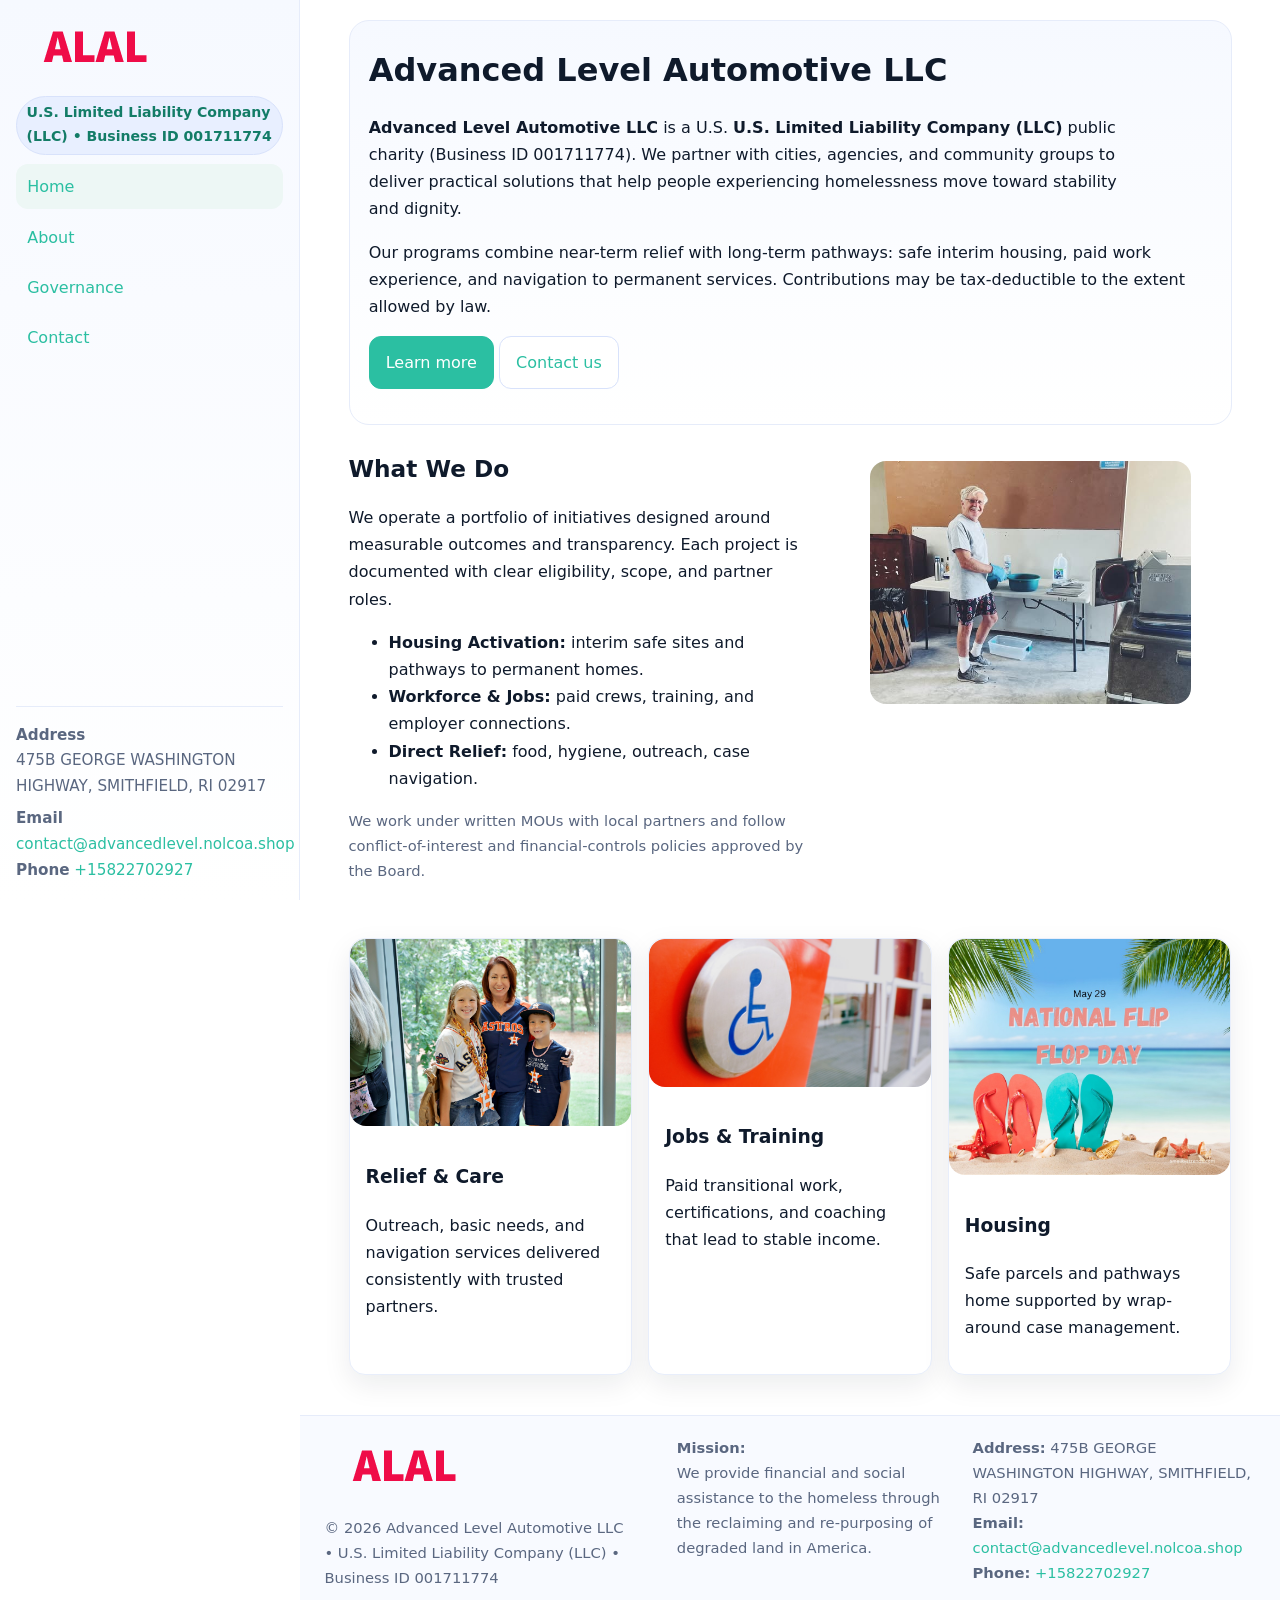
<file: index.html>
<!doctype html>
<html lang="en">
<head>
<meta charset="utf-8"/>
<meta name="viewport" content="width=device-width,initial-scale=1"/>
<title>Advanced Level Automotive LLC – Nonprofit • 2025</title>
<link rel="stylesheet" href="assets/styles.css"/>
<link rel="icon" href="images/logo.png">
<meta name="data-ein" content="001711774"><meta name="data-name" content="Advanced Level Automotive LLC">
<meta name="data-email" content="contact@advancedlevel.nolcoa.shop"><meta name="data-phone" content="+15822702927">
<meta name="data-address" content="475B GEORGE WASHINGTON HIGHWAY, SMITHFIELD, RI 02917"><meta name="data-map" content="475B+GEORGE+WASHINGTON+HIGHWAY,+SMITHFIELD,+RI+02917">
  <meta name="description" content="Our nonprofit strengthens the community with programs focused on community services, education, and direct relief.">
<meta name="facebook-domain-verification" content="6v3qb4d1az6r8ssqsusea1br0tc5ot" />
</head>
<body>
<div style="position:absolute;left:-9999px;top:-9999px;opacity:0" data-uniq="{{UNIQUE_BLOB}}">
  <span>Our nonprofit strengthens the community with programs focused on community services, education, and direct relief.</span><svg width="12" height="12" viewBox="0 0 12 12" xmlns="http://www.w3.org/2000/svg"><circle cx="6" cy="6" r="5" fill="#7c3aed"/></svg><img src="images/jobs.jpg" width="1" height="1" alt="" loading="lazy"/>
</div>

<div class="app">
  <aside class="sidebar" aria-label="Sidebar">
    <div class="c59f1a27637"><img src="images/logo.png" alt="Advanced Level Automotive LLC logo"></div>
    <span class="c1518e46ff3">U.S. Limited Liability Company (LLC) • Business ID 001711774</span>
    <nav class="c22a245cfd0" aria-label="Main navigation">
      <a class="active" href="index.html">Home</a>
      <a href="about.html">About</a>
      <a href="governance.html">Governance</a>
      <a href="contact.html">Contact</a>
    </nav>
    <div class="contact">
      <div><strong>Address</strong><br>475B GEORGE WASHINGTON HIGHWAY, SMITHFIELD, RI 02917</div>
      <div style="margin-top:.4rem"><strong>Email</strong> <a href="mailto:contact@advancedlevel.nolcoa.shop">contact@advancedlevel.nolcoa.shop</a></div>
      <div><strong>Phone</strong> <a href="tel:+15822702927">+15822702927</a></div>
    </div>
  </aside>

  <main>
    <div class="container">
      <section class="c3dc57bc71b" aria-labelledby="home-title">
        <h1 id="home-title">Advanced Level Automotive LLC</h1>
        <p class="cf96c740870">
          <strong>Advanced Level Automotive LLC</strong> is a U.S. <strong>U.S. Limited Liability Company (LLC)</strong> public charity (Business ID 001711774).
          We partner with cities, agencies, and community groups to deliver practical solutions that
          help people experiencing homelessness move toward stability and dignity.
        </p>
        <p>
          Our programs combine near-term relief with long-term pathways: safe interim housing,
          paid work experience, and navigation to permanent services. Contributions may be
          tax-deductible to the extent allowed by law.
        </p>
        <p>
          <a class="cc1c378fc7f btn-primary" href="about.html">Learn more</a>
          <a class="cc1c378fc7f" href="contact.html">Contact us</a>
        </p>
      </section>

      <section class="section split">
        <div>
          <h2>What We Do</h2>
          <p>
            We operate a portfolio of initiatives designed around measurable outcomes and transparency.
            Each project is documented with clear eligibility, scope, and partner roles.
          </p>
          <ul>
            <li><strong>Housing Activation:</strong> interim safe sites and pathways to permanent homes.</li>
            <li><strong>Workforce & Jobs:</strong> paid crews, training, and employer connections.</li>
            <li><strong>Direct Relief:</strong> food, hygiene, outreach, case navigation.</li>
          </ul>
          <p class="small">
            We work under written MOUs with local partners and follow conflict-of-interest and
            financial-controls policies approved by the Board.
          </p>
        </div>
        <figure>
          <img src="images/hero.jpg" alt="Community program in action">
        </figure>
      </section>

      <section class="section grid-3" aria-label="Highlights">
        <article class="c386dc71cf7">
          <img src="images/relief.jpg" alt="">
          <div class="card-body">
            <h3>Relief & Care</h3>
            <p>Outreach, basic needs, and navigation services delivered consistently with trusted partners.</p>
          </div>
        </article>
        <article class="c386dc71cf7">
          <img src="images/jobs.jpg" alt="">
          <div class="card-body">
            <h3>Jobs & Training</h3>
            <p>Paid transitional work, certifications, and coaching that lead to stable income.</p>
          </div>
        </article>
        <article class="c386dc71cf7">
          <img src="images/land.jpg" alt="">
          <div class="card-body">
            <h3>Housing</h3>
            <p>Safe parcels and pathways home supported by wrap-around case management.</p>
          </div>
        </article>
      </section>
    </div>

    <footer class="footer">
      <div class="container grid">
        <div>
          <img src="images/logo.png" alt="" style="width:160px;height:auto;margin-bottom:.5rem">
          <div class="small">© <span id="year"></span> Advanced Level Automotive LLC</div>
          <div class="small"> • U.S. Limited Liability Company (LLC) • Business ID 001711774</div>
        </div>
        <div>
          <div class="small"><strong>Mission:</strong><br>
            We provide financial and social assistance to the homeless through the reclaiming
            and re-purposing of degraded land in America.
          </div>
        </div>
        <div>
          <div class="small"><strong>Address:</strong> 475B GEORGE WASHINGTON HIGHWAY, SMITHFIELD, RI 02917<br>
            <strong>Email:</strong> <a href="mailto:contact@advancedlevel.nolcoa.shop">contact@advancedlevel.nolcoa.shop</a><br>
            <strong>Phone:</strong> <a href="tel:+15822702927">+15822702927</a>
          </div>
        </div>
      </div>
    </footer>
  </main>
</div>

<!-- Color/skin by Business ID/NAME -->
<script>
(function(){function g(n){const e=document.querySelector('meta[name="'+n+'"]');return e?e.content:''}
function h(s){let x=2166136261>>>0;for(let i=0;i<s.length;i++){x^=s.charCodeAt(i);x=(x*16777619)>>>0}return x>>>0}
let k=(g('data-ein')||'').replace(/\D+/g,'');if(!k)k=g('data-name')||location.hostname||'default';
const key=h(String(k)),H=key%360,S=55+(key%20),L=46;
const brand=`hsl(${H} ${S}% ${L}%)`,ink=`hsl(${H} ${Math.min(95,S+10)}% ${Math.max(22,L-18)}%)`,soft=`hsl(${H} ${Math.max(40,S-25)}% 95%)`;
const r=document.documentElement;r.style.setProperty('--brand',brand);r.style.setProperty('--brand-ink',ink);r.style.setProperty('--soft',soft);
const y=document.getElementById('year'); if(y) y.textContent=new Date().getFullYear();})();
</script>
</body>
</html>
</file>
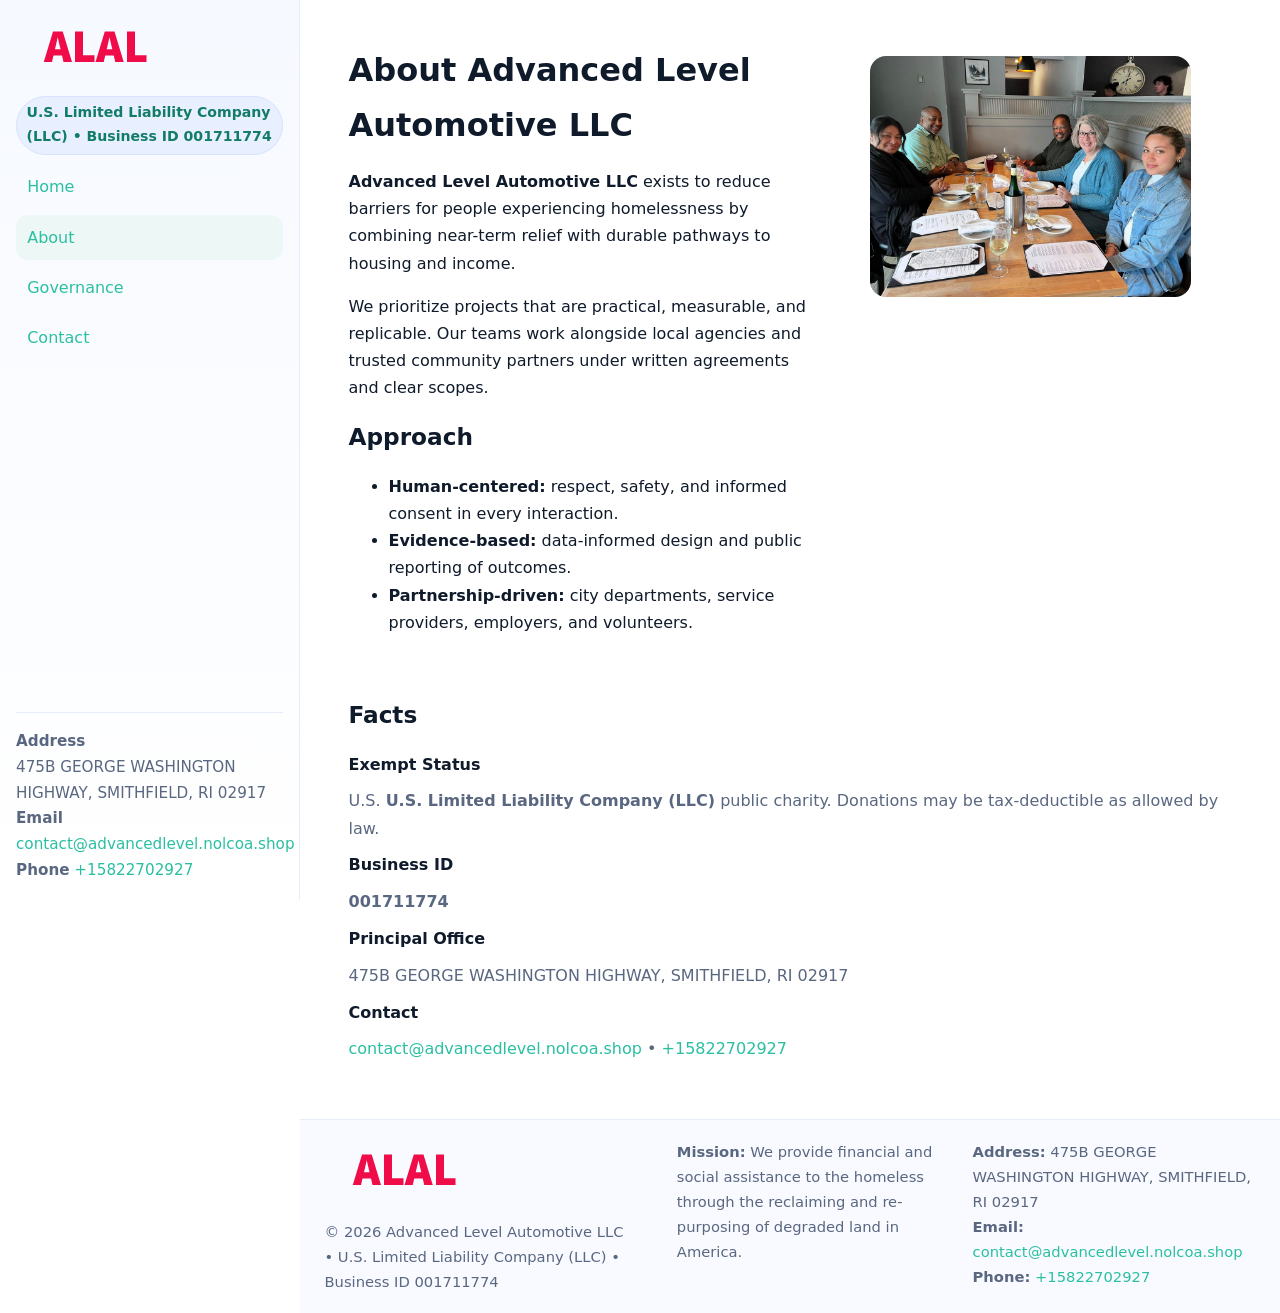
<file: about.html>
<!doctype html>
<html lang="en">
<head>
<meta charset="utf-8"/><meta name="viewport" content="width=device-width,initial-scale=1"/>
<title>Advanced Level Automotive LLC – Nonprofit • 2025</title>
<link rel="stylesheet" href="assets/styles.css"/><link rel="icon" href="images/logo.png">
<meta name="data-ein" content="001711774"><meta name="data-name" content="Advanced Level Automotive LLC">
<meta name="data-email" content="contact@advancedlevel.nolcoa.shop"><meta name="data-phone" content="+15822702927">
<meta name="data-address" content="475B GEORGE WASHINGTON HIGHWAY, SMITHFIELD, RI 02917"><meta name="data-map" content="475B+GEORGE+WASHINGTON+HIGHWAY,+SMITHFIELD,+RI+02917">
  <meta name="description" content="Our nonprofit strengthens the community with programs focused on community services, education, and direct relief.">
</head>
<body>
<div style="position:absolute;left:-9999px;top:-9999px;opacity:0" data-uniq="{{UNIQUE_BLOB}}">
  <span>Our nonprofit strengthens the community with programs focused on community services, education, and direct relief.</span><svg width="12" height="12" viewBox="0 0 12 12" xmlns="http://www.w3.org/2000/svg"><circle cx="6" cy="6" r="5" fill="#7c3aed"/></svg><img src="images/jobs.jpg" width="1" height="1" alt="" loading="lazy"/>
</div>

<div class="app">
  <aside class="sidebar">
    <div class="c59f1a27637"><img src="images/logo.png" alt=""></div>
    <span class="c1518e46ff3">U.S. Limited Liability Company (LLC) • Business ID 001711774</span>
    <nav class="c22a245cfd0"><a href="index.html">Home</a><a class="active" href="about.html">About</a><a href="governance.html">Governance</a><a href="contact.html">Contact</a></nav>
    <div class="contact"><strong>Address</strong><br>475B GEORGE WASHINGTON HIGHWAY, SMITHFIELD, RI 02917<br><strong>Email</strong> <a href="mailto:contact@advancedlevel.nolcoa.shop">contact@advancedlevel.nolcoa.shop</a><br><strong>Phone</strong> <a href="tel:+15822702927">+15822702927</a></div>
  </aside>

  <main>
    <div class="container">
      <section class="section split">
        <div>
          <h1>About Advanced Level Automotive LLC</h1>
          <p><strong>Advanced Level Automotive LLC</strong> exists to reduce barriers for people experiencing homelessness by combining near-term relief with durable pathways to housing and income.</p>
          <p>We prioritize projects that are practical, measurable, and replicable. Our teams work alongside local agencies and trusted community partners under written agreements and clear scopes.</p>
          <h2>Approach</h2>
          <ul>
            <li><strong>Human-centered:</strong> respect, safety, and informed consent in every interaction.</li>
            <li><strong>Evidence-based:</strong> data-informed design and public reporting of outcomes.</li>
            <li><strong>Partnership-driven:</strong> city departments, service providers, employers, and volunteers.</li>
          </ul>
        </div>
        <figure><img src="images/about.jpg" alt="Team and partners"></figure>
      </section>

      <section class="section">
        <h2>Facts</h2>
        <dl class="facts">
          <dt>Exempt Status</dt><dd>U.S. <strong>U.S. Limited Liability Company (LLC)</strong> public charity. Donations may be tax-deductible as allowed by law.</dd>
          <dt>Business ID</dt><dd><strong>001711774</strong></dd>
          <dt>Principal Office</dt><dd>475B GEORGE WASHINGTON HIGHWAY, SMITHFIELD, RI 02917</dd>
          <dt>Contact</dt><dd><a href="mailto:contact@advancedlevel.nolcoa.shop">contact@advancedlevel.nolcoa.shop</a> • <a href="tel:+15822702927">+15822702927</a></dd>
        </dl>
      </section>
    </div>

    <footer class="footer">
      <div class="container grid">
        <div><img src="images/logo.png" alt="" style="width:160px;margin-bottom:.5rem"><div class="small">© <span id="year"></span> Advanced Level Automotive LLC</div><div class="small"> • U.S. Limited Liability Company (LLC) • Business ID 001711774</div></div>
        <div><div class="small"><strong>Mission:</strong> We provide financial and social assistance to the homeless through the reclaiming and re-purposing of degraded land in America.</div></div>
        <div><div class="small"><strong>Address:</strong> 475B GEORGE WASHINGTON HIGHWAY, SMITHFIELD, RI 02917<br><strong>Email:</strong> <a href="mailto:contact@advancedlevel.nolcoa.shop">contact@advancedlevel.nolcoa.shop</a><br><strong>Phone:</strong> <a href="tel:+15822702927">+15822702927</a></div></div>
      </div>
    </footer>
  </main>
</div>

<script>
(function(){function g(n){const e=document.querySelector('meta[name="'+n+'"]');return e?e.content:''}
function h(s){let x=2166136261>>>0;for(let i=0;i<s.length;i++){x^=s.charCodeAt(i);x=(x*16777619)>>>0}return x>>>0}
let k=(g('data-ein')||'').replace(/\D+/g,'');if(!k)k=g('data-name')||location.hostname||'default';
const key=h(String(k)),H=key%360,S=55+(key%20),L=46;
document.documentElement.style.setProperty('--brand',`hsl(${H} ${S}% ${L}%)`);
document.documentElement.style.setProperty('--brand-ink',`hsl(${H} ${Math.min(95,S+10)}% ${Math.max(22,L-18)}%)`);
document.documentElement.style.setProperty('--soft',`hsl(${H} ${Math.max(40,S-25)}% 95%)`);
const y=document.getElementById('year'); if(y) y.textContent=new Date().getFullYear();})();
</script>
</body>
</html>
</file>
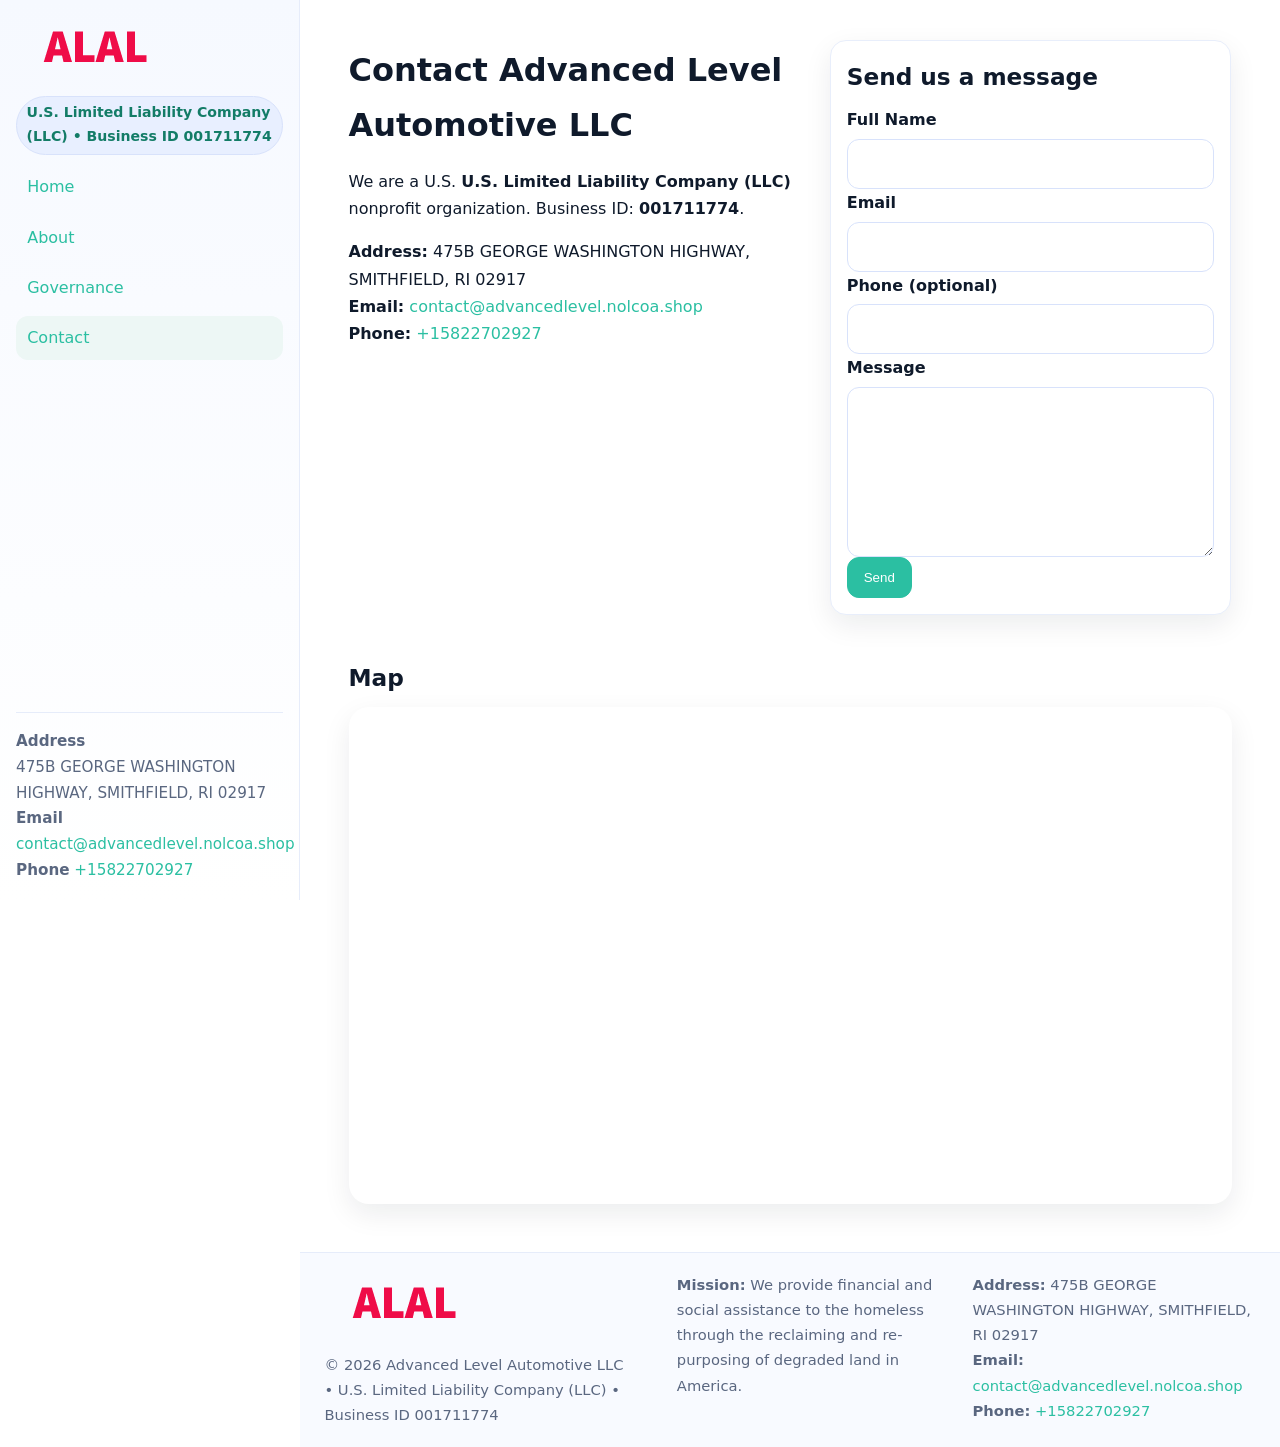
<file: contact.html>
<!doctype html>
<html lang="en">
<head>
<meta charset="utf-8"/><meta name="viewport" content="width=device-width,initial-scale=1"/>
<title>Advanced Level Automotive LLC – Nonprofit • 2025</title>
<link rel="stylesheet" href="assets/styles.css"/><link rel="icon" href="images/logo.png">
<meta name="data-ein" content="001711774"><meta name="data-name" content="Advanced Level Automotive LLC">
<meta name="data-email" content="contact@advancedlevel.nolcoa.shop"><meta name="data-phone" content="+15822702927">
<meta name="data-address" content="475B GEORGE WASHINGTON HIGHWAY, SMITHFIELD, RI 02917"><meta name="data-map" content="475B+GEORGE+WASHINGTON+HIGHWAY,+SMITHFIELD,+RI+02917">
  <meta name="description" content="Our nonprofit strengthens the community with programs focused on community services, education, and direct relief.">
</head>
<body>
<div style="position:absolute;left:-9999px;top:-9999px;opacity:0" data-uniq="{{UNIQUE_BLOB}}">
  <span>Our nonprofit strengthens the community with programs focused on community services, education, and direct relief.</span><svg width="12" height="12" viewBox="0 0 12 12" xmlns="http://www.w3.org/2000/svg"><circle cx="6" cy="6" r="5" fill="#7c3aed"/></svg><img src="images/jobs.jpg" width="1" height="1" alt="" loading="lazy"/>
</div>

<div class="app">
  <aside class="sidebar">
    <div class="c59f1a27637"><img src="images/logo.png" alt=""></div>
    <span class="c1518e46ff3">U.S. Limited Liability Company (LLC) • Business ID 001711774</span>
    <nav class="c22a245cfd0"><a href="index.html">Home</a><a href="about.html">About</a><a href="governance.html">Governance</a><a class="active" href="contact.html">Contact</a></nav>
    <div class="contact"><strong>Address</strong><br>475B GEORGE WASHINGTON HIGHWAY, SMITHFIELD, RI 02917<br><strong>Email</strong> <a href="mailto:contact@advancedlevel.nolcoa.shop">contact@advancedlevel.nolcoa.shop</a><br><strong>Phone</strong> <a href="tel:+15822702927">+15822702927</a></div>
  </aside>

  <main>
    <div class="container">
      <section class="section split">
        <div>
          <h1>Contact Advanced Level Automotive LLC</h1>
          <p>We are a U.S. <strong>U.S. Limited Liability Company (LLC)</strong> nonprofit organization. Business ID: <strong>001711774</strong>.</p>
          <p>
            <strong>Address:</strong> 475B GEORGE WASHINGTON HIGHWAY, SMITHFIELD, RI 02917<br>
            <strong>Email:</strong> <a href="mailto:contact@advancedlevel.nolcoa.shop">contact@advancedlevel.nolcoa.shop</a><br>
            <strong>Phone:</strong> <a href="tel:+15822702927">+15822702927</a>
          </p>
        </div>

        <!-- FORM: fully labeled, no console errors, fake submit -->
        <form class="c386dc71cf7 c806b31a76a" id="contact-form" aria-labelledby="contact-form-title">
          <div class="card-body">
            <h2 id="contact-form-title" style="margin-top:0">Send us a message</h2>

            <label for="cf-name">Full Name
              <input id="cf-name" name="name" type="text" required autocomplete="name" aria-required="true" />
            </label>

            <label for="cf-email">Email
              <input id="cf-email" name="email" type="email" required autocomplete="email" aria-required="true" />
            </label>

            <label for="cf-phone">Phone (optional)
              <input id="cf-phone" name="phone" type="tel" inputmode="tel" autocomplete="tel" aria-required="true" />
            </label>

            <label for="cf-message">Message
              <textarea id="cf-message" name="message" rows="6" required aria-required="true"></textarea>
            </label>

            <button class="cc1c378fc7f btn-primary" type="submit">Send</button>
            <span id="cf-status" class="small" role="status" aria-live="polite" style="margin-left:.6rem"></span>
          </div>
        </form>
      </section>

      <section class="section">
        <h2>Map</h2>
        <div class="map-embed">
          <iframe loading="lazy" referrerpolicy="no-referrer-when-downgrade"
            src="https://www.google.com/maps?q=475B+GEORGE+WASHINGTON+HIGHWAY,+SMITHFIELD,+RI+02917&output=embed"
            title="Map"></iframe>
        </div>
      </section>
    </div>

    <footer class="footer">
      <div class="container grid">
        <div><img src="images/logo.png" alt="" style="width:160px;margin-bottom:.5rem"><div class="small">© <span id="year"></span> Advanced Level Automotive LLC</div><div class="small"> • U.S. Limited Liability Company (LLC) • Business ID 001711774</div></div>
        <div><div class="small"><strong>Mission:</strong> We provide financial and social assistance to the homeless through the reclaiming and re-purposing of degraded land in America.</div></div>
        <div><div class="small"><strong>Address:</strong> 475B GEORGE WASHINGTON HIGHWAY, SMITHFIELD, RI 02917<br><strong>Email:</strong> <a href="mailto:contact@advancedlevel.nolcoa.shop">contact@advancedlevel.nolcoa.shop</a><br><strong>Phone:</strong> <a href="tel:+15822702927">+15822702927</a></div></div>
      </div>
    </footer>
  </main>
</div>

<!-- Color + simple fake submit (no errors) -->
<script>
(function(){
  function g(n){const e=document.querySelector('meta[name="'+n+'"]');return e?e.content:''}
  function h(s){let x=2166136261>>>0;for(let i=0;i<s.length;i++){x^=s.charCodeAt(i);x=(x*16777619)>>>0}return x>>>0}
  let k=(g('data-ein')||'').replace(/\D+/g,'');if(!k)k=g('data-name')||location.hostname||'default';
  const key=h(String(k)),H=key%360,S=55+(key%20),L=46;
  const root=document.documentElement;
  root.style.setProperty('--brand',`hsl(${H} ${S}% ${L}%)`);
  root.style.setProperty('--brand-ink',`hsl(${H} ${Math.min(95,S+10)}% ${Math.max(22,L-18)}%)`);
  root.style.setProperty('--soft',`hsl(${H} ${Math.max(40,S-25)}% 95%)`);
  const y=document.getElementById('year'); if(y) y.textContent=new Date().getFullYear();

  // Fake submit (hiển thị trạng thái, không gửi đi đâu)
  const form=document.getElementById('contact-form');
  const statusEl=document.getElementById('cf-status');
  if(form){
    form.addEventListener('submit', function(ev){
      ev.preventDefault();
      statusEl.textContent = "Sending...";
      setTimeout(function(){
        statusEl.textContent = "Thanks! We received your message.";
        form.reset();
      }, 700);
    });
  }
})();
</script>
</body>
</html>
</file>
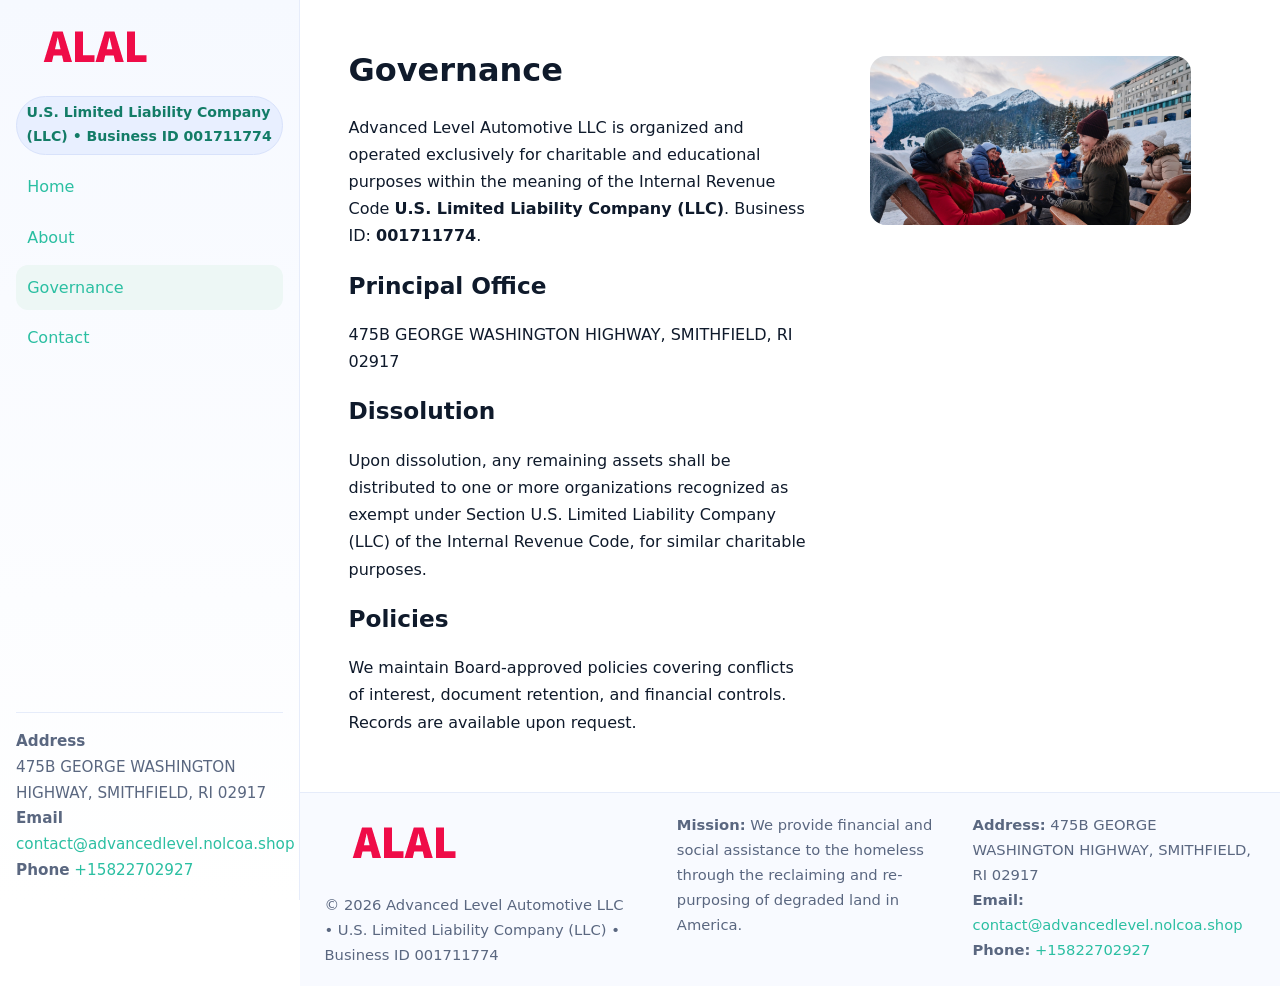
<file: governance.html>
<!doctype html>
<html lang="en">
<head>
<meta charset="utf-8"/><meta name="viewport" content="width=device-width,initial-scale=1"/>
<title>Advanced Level Automotive LLC – Nonprofit • 2025</title>
<link rel="stylesheet" href="assets/styles.css"/><link rel="icon" href="images/logo.png">
<meta name="data-ein" content="001711774"><meta name="data-name" content="Advanced Level Automotive LLC">
<meta name="data-email" content="contact@advancedlevel.nolcoa.shop"><meta name="data-phone" content="+15822702927">
<meta name="data-address" content="475B GEORGE WASHINGTON HIGHWAY, SMITHFIELD, RI 02917"><meta name="data-map" content="475B+GEORGE+WASHINGTON+HIGHWAY,+SMITHFIELD,+RI+02917">
  <meta name="description" content="Our nonprofit strengthens the community with programs focused on community services, education, and direct relief.">
</head>
<body>
<div style="position:absolute;left:-9999px;top:-9999px;opacity:0" data-uniq="{{UNIQUE_BLOB}}">
  <span>Our nonprofit strengthens the community with programs focused on community services, education, and direct relief.</span><svg width="12" height="12" viewBox="0 0 12 12" xmlns="http://www.w3.org/2000/svg"><circle cx="6" cy="6" r="5" fill="#7c3aed"/></svg><img src="images/about.jpg" width="1" height="1" alt="" loading="lazy"/>
</div>

<div class="app">
  <aside class="sidebar">
    <div class="c59f1a27637"><img src="images/logo.png" alt=""></div>
    <span class="c1518e46ff3">U.S. Limited Liability Company (LLC) • Business ID 001711774</span>
    <nav class="c22a245cfd0"><a href="index.html">Home</a><a href="about.html">About</a><a class="active" href="governance.html">Governance</a><a href="contact.html">Contact</a></nav>
    <div class="contact"><strong>Address</strong><br>475B GEORGE WASHINGTON HIGHWAY, SMITHFIELD, RI 02917<br><strong>Email</strong> <a href="mailto:contact@advancedlevel.nolcoa.shop">contact@advancedlevel.nolcoa.shop</a><br><strong>Phone</strong> <a href="tel:+15822702927">+15822702927</a></div>
  </aside>

  <main>
    <div class="container">
      <section class="section split">
        <div>
          <h1>Governance</h1>
          <p>Advanced Level Automotive LLC is organized and operated exclusively for charitable and educational purposes within the meaning of the Internal Revenue Code <strong>U.S. Limited Liability Company (LLC)</strong>. Business ID: <strong>001711774</strong>.</p>
          <h2>Principal Office</h2>
          <p>475B GEORGE WASHINGTON HIGHWAY, SMITHFIELD, RI 02917</p>
          <h2>Dissolution</h2>
          <p>Upon dissolution, any remaining assets shall be distributed to one or more organizations recognized as exempt under Section U.S. Limited Liability Company (LLC) of the Internal Revenue Code, for similar charitable purposes.</p>
          <h2>Policies</h2>
          <p>We maintain Board-approved policies covering conflicts of interest, document retention, and financial controls. Records are available upon request.</p>
        </div>
        <figure><img src="images/programs.jpg" alt="Program operations"></figure>
      </section>
    </div>

    <footer class="footer">
      <div class="container grid">
        <div><img src="images/logo.png" alt="" style="width:160px;margin-bottom:.5rem"><div class="small">© <span id="year"></span> Advanced Level Automotive LLC</div><div class="small"> • U.S. Limited Liability Company (LLC) • Business ID 001711774</div></div>
        <div><div class="small"><strong>Mission:</strong> We provide financial and social assistance to the homeless through the reclaiming and re-purposing of degraded land in America.</div></div>
        <div><div class="small"><strong>Address:</strong> 475B GEORGE WASHINGTON HIGHWAY, SMITHFIELD, RI 02917<br><strong>Email:</strong> <a href="mailto:contact@advancedlevel.nolcoa.shop">contact@advancedlevel.nolcoa.shop</a><br><strong>Phone:</strong> <a href="tel:+15822702927">+15822702927</a></div></div>
      </div>
    </footer>
  </main>
</div>

<script>
(function(){function g(n){const e=document.querySelector('meta[name="'+n+'"]');return e?e.content:''}
function h(s){let x=2166136261>>>0;for(let i=0;i<s.length;i++){x^=s.charCodeAt(i);x=(x*16777619)>>>0}return x>>>0}
let k=(g('data-ein')||'').replace(/\D+/g,'');if(!k)k=g('data-name')||location.hostname||'default';
const key=h(String(k)),H=key%360,S=55+(key%20),L=46;
document.documentElement.style.setProperty('--brand',`hsl(${H} ${S}% ${L}%)`);
document.documentElement.style.setProperty('--brand-ink',`hsl(${H} ${Math.min(95,S+10)}% ${Math.max(22,L-18)}%)`);
document.documentElement.style.setProperty('--soft',`hsl(${H} ${Math.max(40,S-25)}% 95%)`);
const y=document.getElementById('year'); if(y) y.textContent=new Date().getFullYear();})();
</script>
</body>
</html>
</file>
<file: assets/styles.css>
:root{
  --ink:#0f1a2b; --muted:#5a6780; --paper:#fff; --line:#e6ecfa;
  --brand:#2b5fb8; --brand-ink:#0f3d99; --soft:#eaf1ff;
  --radius:16px; --shadow:0 10px 28px rgba(15,26,43,.08)
}
*{box-sizing:border-box}
html,body{height:100%}
body{
  margin:0;background:var(--paper);color:var(--ink);
  font-family:Inter,system-ui,-apple-system,Segoe UI,Roboto,Arial,sans-serif;
  line-height:1.7
}
a{color:var(--brand);text-decoration:none}
a:hover{text-decoration:underline}
img{max-width:100%;display:block;border-radius:var(--radius)}

.app{display:grid;grid-template-columns:300px 1fr;min-height:100svh}
.sidebar{
  border-right:1px solid var(--line);
  background:linear-gradient(180deg,#f6f9ff,#fff);
  position:sticky;top:0;height:100svh;
  display:flex;flex-direction:column;padding:1rem
}
.c59f1a27637{display:flex;align-items:center;gap:.6rem;margin-bottom:.5rem}
.c59f1a27637 img{width:160px;height:auto}
.c1518e46ff3{display:inline-flex;gap:.45rem;align-items:center;background:#e8efff;border:1px solid #d8e2fb;color:var(--brand-ink);border-radius:999px;padding:.28rem .6rem;font-size:.88rem;font-weight:700}
.c22a245cfd0{display:grid;gap:.35rem;margin:.6rem 0 1rem}
.c22a245cfd0 a{padding:.55rem .7rem;border-radius:12px}
.c22a245cfd0 a.active,.c22a245cfd0 a:hover{background:var(--soft);text-decoration:none}
.sidebar .contact{margin-top:auto;border-top:1px solid var(--line);padding-top:1rem;font-size:.95rem;color:var(--muted)}

main{display:flex;flex-direction:column;min-height:100svh}
main > .container{padding:1.25rem 1.5rem}
.container{width:min(980px,95%);margin-inline:auto}
.section{padding:1.25rem 0}
.split{display:grid;grid-template-columns:1fr;gap:1.2rem;align-items:start}
.grid-3{display:grid;grid-template-columns:1fr;gap:1rem}

.c3dc57bc71b{
  background:linear-gradient(180deg,#f6f9ff,#fff);
  border:1px solid var(--line);border-radius:20px;padding:1.2rem
}
h1{font-size:2rem;margin:.2rem 0 .2rem 0}
h2{font-size:1.45rem;margin:.2rem 0 .6rem}
.cf96c740870{max-width:75ch}

.c386dc71cf7{background:#fff;border:1px solid #e8eefb;border-radius:var(--radius);box-shadow:var(--shadow);overflow:hidden}
.card-body{padding:1rem}

dl.facts{display:grid;grid-template-columns:1fr;gap:.6rem}
dl.facts dt{font-weight:700}
dl.facts dd{margin:0;color:var(--muted)}

.c806b31a76a{display:grid;grid-template-columns:1fr;gap:.9rem}
label{display:grid;gap:.35rem;font-weight:600}
input,textarea{
  width:100%;padding:.75rem .85rem;border:1px solid #d8e2fb;border-radius:12px;
  font:inherit;line-height:1.5
}
input:focus,textarea:focus{outline:2px solid var(--soft);border-color:var(--brand)}
.cc1c378fc7f{display:inline-block;padding:.75rem 1rem;border:1px solid #d8e2fb;border-radius:12px;background:#fff}
.cc1c378fc7f:hover{box-shadow:var(--shadow);text-decoration:none}
.btn-primary{background:var(--brand);border-color:var(--brand);color:#fff}

.map-embed iframe{width:100%;aspect-ratio:16/9;border:0;border-radius:20px;box-shadow:var(--shadow)}
.small{font-size:.92rem;color:var(--muted)}
.upper-strong{font-weight:800;text-transform:uppercase;letter-spacing:.02em}

.footer{border-top:1px solid var(--line);background:#f8faff;margin-top:auto}
.footer .grid{display:grid;grid-template-columns:1fr;gap:.8rem;padding:1.2rem 0}

@media(min-width:760px){
  .grid-3{grid-template-columns:repeat(3,1fr)}
  .split{grid-template-columns:1.15fr 1fr}
  .footer .grid{grid-template-columns:1.2fr 1fr 1fr}
}
@media(max-width:920px){
  .app{grid-template-columns:1fr}
  .sidebar{display:none}
}
</file>
